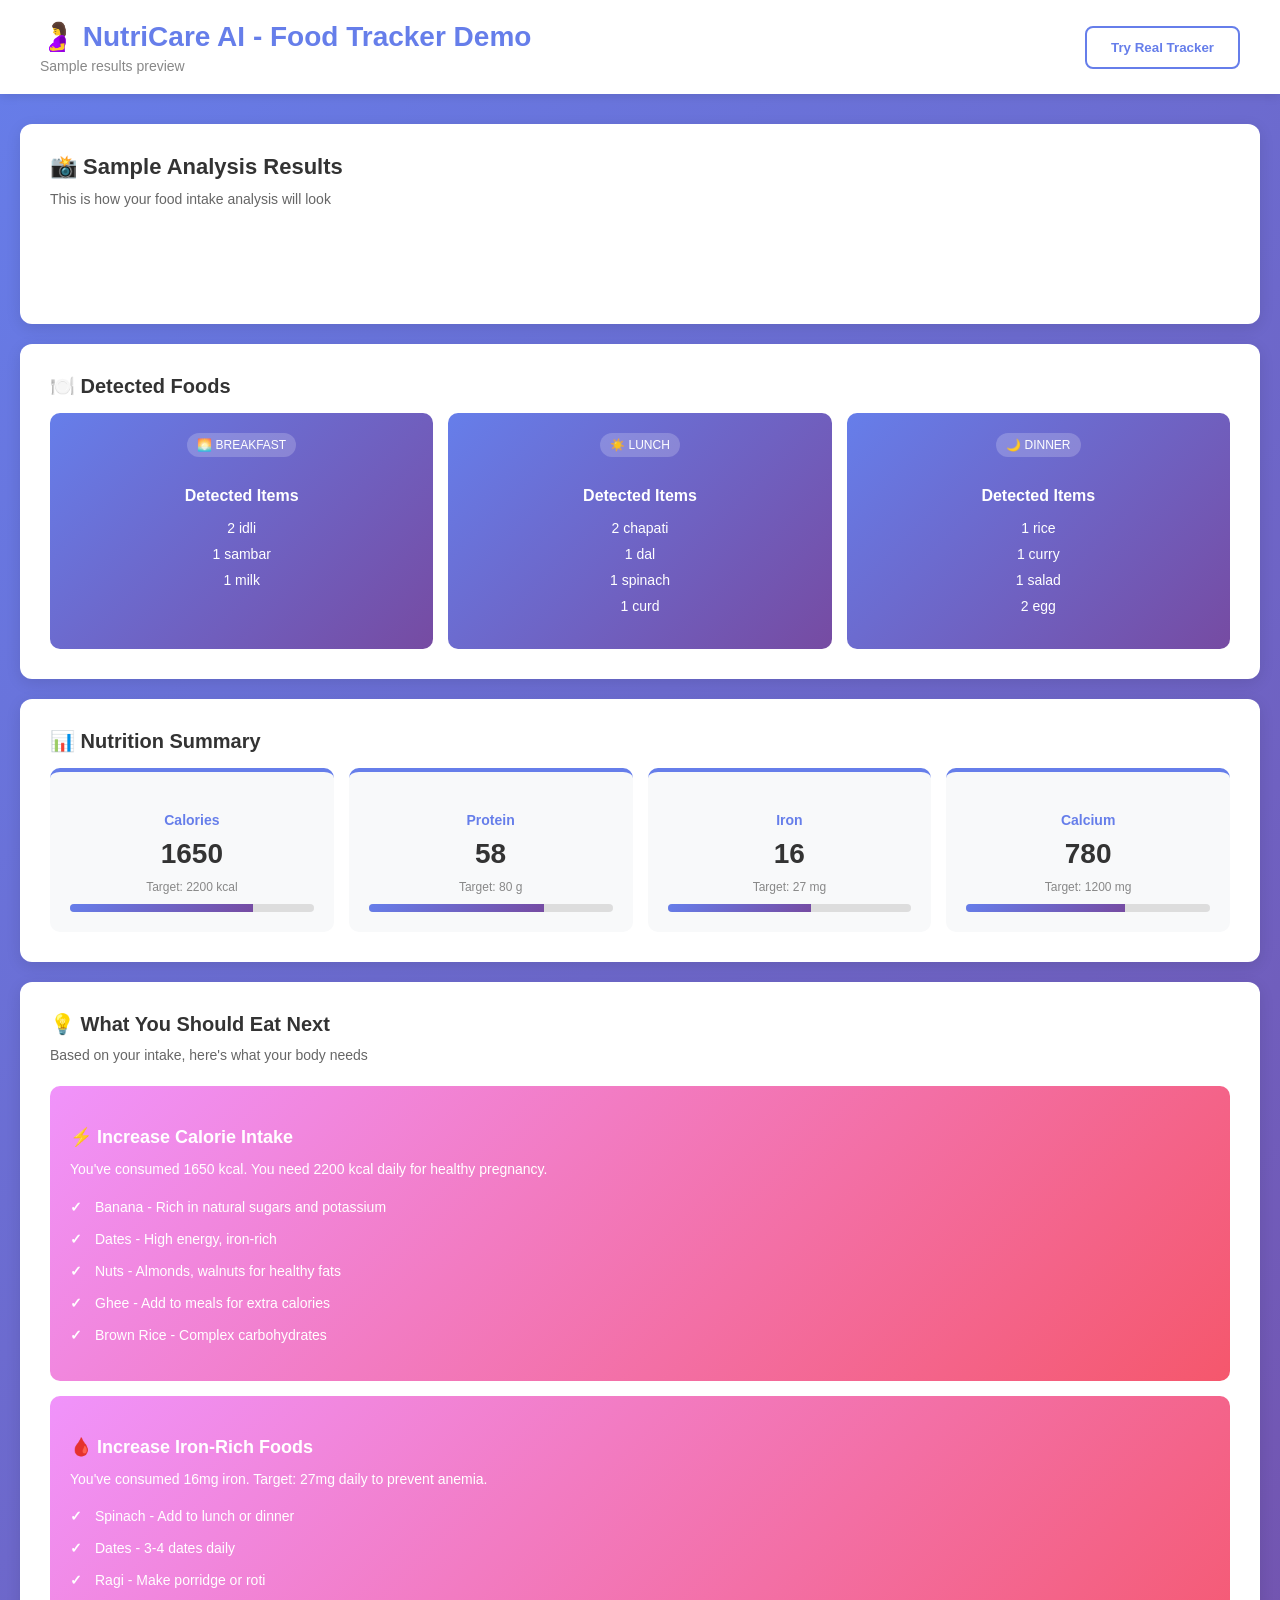
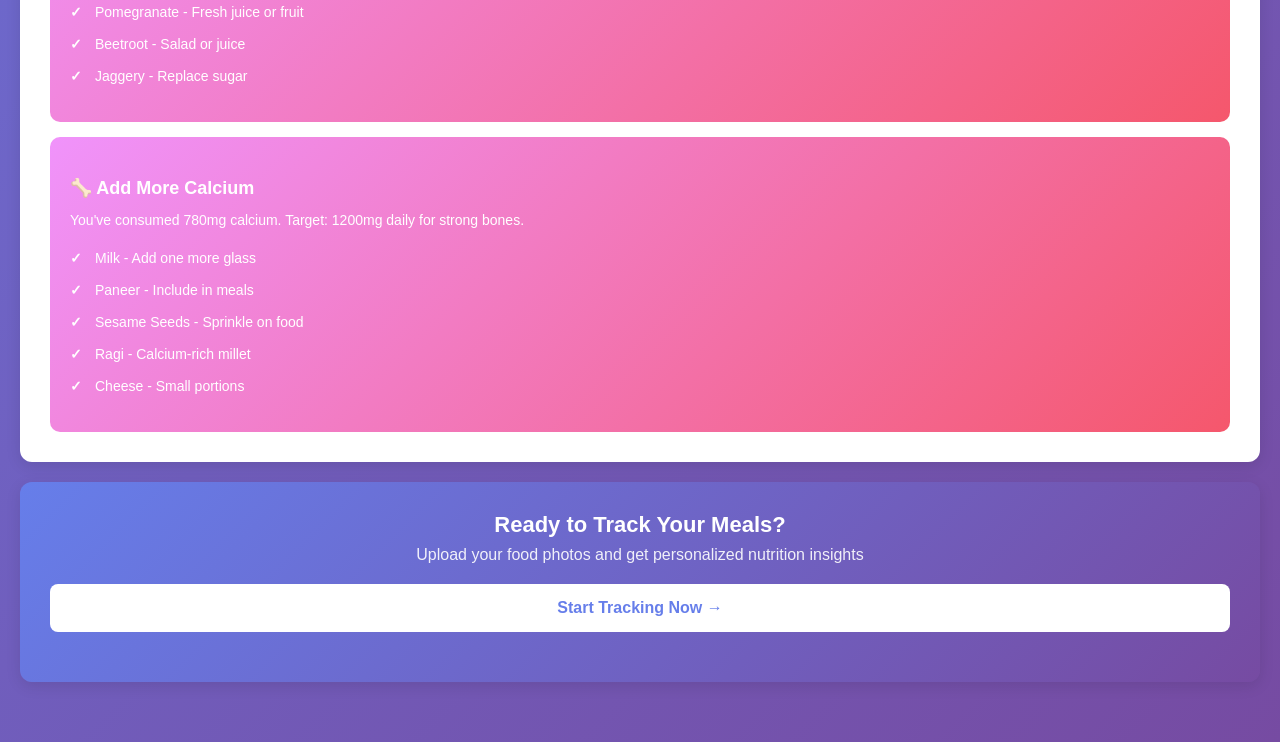
<file: frontend/food-tracker-demo.html>
<!DOCTYPE html>
<html lang="en">
<head>
    <meta charset="UTF-8">
    <meta name="viewport" content="width=device-width, initial-scale=1.0">
    <title>Food Tracker Demo - NutriCare AI</title>
    <link rel="stylesheet" href="dashboard.css">
    <link rel="stylesheet" href="food-tracker.css">
</head>
<body>
    <nav class="navbar">
        <div class="nav-brand">
            <h1>🤰 NutriCare AI - Food Tracker Demo</h1>
            <p class="tagline">Sample results preview</p>
        </div>
        <button onclick="window.location.href='food-tracker.html'" class="nav-btn">Try Real Tracker</button>
    </nav>

    <div class="dashboard-container">
        <div class="card">
            <h2>📸 Sample Analysis Results</h2>
            <p class="subtitle">This is how your food intake analysis will look</p>
        </div>

        <!-- Detected Foods -->
        <div class="card">
            <h3>🍽️ Detected Foods</h3>
            <div class="detected-foods">
                <div class="food-card">
                    <span class="meal-type">🌅 BREAKFAST</span>
                    <h4>Detected Items</h4>
                    <ul>
                        <li>2 idli</li>
                        <li>1 sambar</li>
                        <li>1 milk</li>
                    </ul>
                </div>
                <div class="food-card">
                    <span class="meal-type">☀️ LUNCH</span>
                    <h4>Detected Items</h4>
                    <ul>
                        <li>2 chapati</li>
                        <li>1 dal</li>
                        <li>1 spinach</li>
                        <li>1 curd</li>
                    </ul>
                </div>
                <div class="food-card">
                    <span class="meal-type">🌙 DINNER</span>
                    <h4>Detected Items</h4>
                    <ul>
                        <li>1 rice</li>
                        <li>1 curry</li>
                        <li>1 salad</li>
                        <li>2 egg</li>
                    </ul>
                </div>
            </div>
        </div>

        <!-- Nutrition Summary -->
        <div class="card">
            <h3>📊 Nutrition Summary</h3>
            <div class="nutrition-grid">
                <div class="nutrition-item">
                    <h4>Calories</h4>
                    <div class="nutrition-value">1650</div>
                    <div class="nutrition-target">Target: 2200 kcal</div>
                    <div class="progress-bar">
                        <div class="progress-fill" style="width: 75%"></div>
                    </div>
                </div>
                <div class="nutrition-item">
                    <h4>Protein</h4>
                    <div class="nutrition-value">58</div>
                    <div class="nutrition-target">Target: 80 g</div>
                    <div class="progress-bar">
                        <div class="progress-fill" style="width: 72%"></div>
                    </div>
                </div>
                <div class="nutrition-item">
                    <h4>Iron</h4>
                    <div class="nutrition-value">16</div>
                    <div class="nutrition-target">Target: 27 mg</div>
                    <div class="progress-bar">
                        <div class="progress-fill" style="width: 59%"></div>
                    </div>
                </div>
                <div class="nutrition-item">
                    <h4>Calcium</h4>
                    <div class="nutrition-value">780</div>
                    <div class="nutrition-target">Target: 1200 mg</div>
                    <div class="progress-bar">
                        <div class="progress-fill" style="width: 65%"></div>
                    </div>
                </div>
            </div>
        </div>

        <!-- AI Recommendations -->
        <div class="card">
            <h3>💡 What You Should Eat Next</h3>
            <p class="subtitle">Based on your intake, here's what your body needs</p>
            <div class="recommendations-list">
                <div class="recommendation-item">
                    <h4>⚡ Increase Calorie Intake</h4>
                    <p>You've consumed 1650 kcal. You need 2200 kcal daily for healthy pregnancy.</p>
                    <ul>
                        <li>Banana - Rich in natural sugars and potassium</li>
                        <li>Dates - High energy, iron-rich</li>
                        <li>Nuts - Almonds, walnuts for healthy fats</li>
                        <li>Ghee - Add to meals for extra calories</li>
                        <li>Brown Rice - Complex carbohydrates</li>
                    </ul>
                </div>
                <div class="recommendation-item">
                    <h4>🩸 Increase Iron-Rich Foods</h4>
                    <p>You've consumed 16mg iron. Target: 27mg daily to prevent anemia.</p>
                    <ul>
                        <li>Spinach - Add to lunch or dinner</li>
                        <li>Dates - 3-4 dates daily</li>
                        <li>Ragi - Make porridge or roti</li>
                        <li>Pomegranate - Fresh juice or fruit</li>
                        <li>Beetroot - Salad or juice</li>
                        <li>Jaggery - Replace sugar</li>
                    </ul>
                </div>
                <div class="recommendation-item">
                    <h4>🦴 Add More Calcium</h4>
                    <p>You've consumed 780mg calcium. Target: 1200mg daily for strong bones.</p>
                    <ul>
                        <li>Milk - Add one more glass</li>
                        <li>Paneer - Include in meals</li>
                        <li>Sesame Seeds - Sprinkle on food</li>
                        <li>Ragi - Calcium-rich millet</li>
                        <li>Cheese - Small portions</li>
                    </ul>
                </div>
            </div>
        </div>

        <div class="card" style="text-align: center; background: linear-gradient(135deg, #667eea 0%, #764ba2 100%); color: white;">
            <h2 style="color: white;">Ready to Track Your Meals?</h2>
            <p style="color: white; opacity: 0.9;">Upload your food photos and get personalized nutrition insights</p>
            <button onclick="window.location.href='food-tracker.html'" class="btn-primary" style="background: white; color: #667eea; margin-top: 20px;">
                Start Tracking Now →
            </button>
        </div>
    </div>
</body>
</html>
</file>
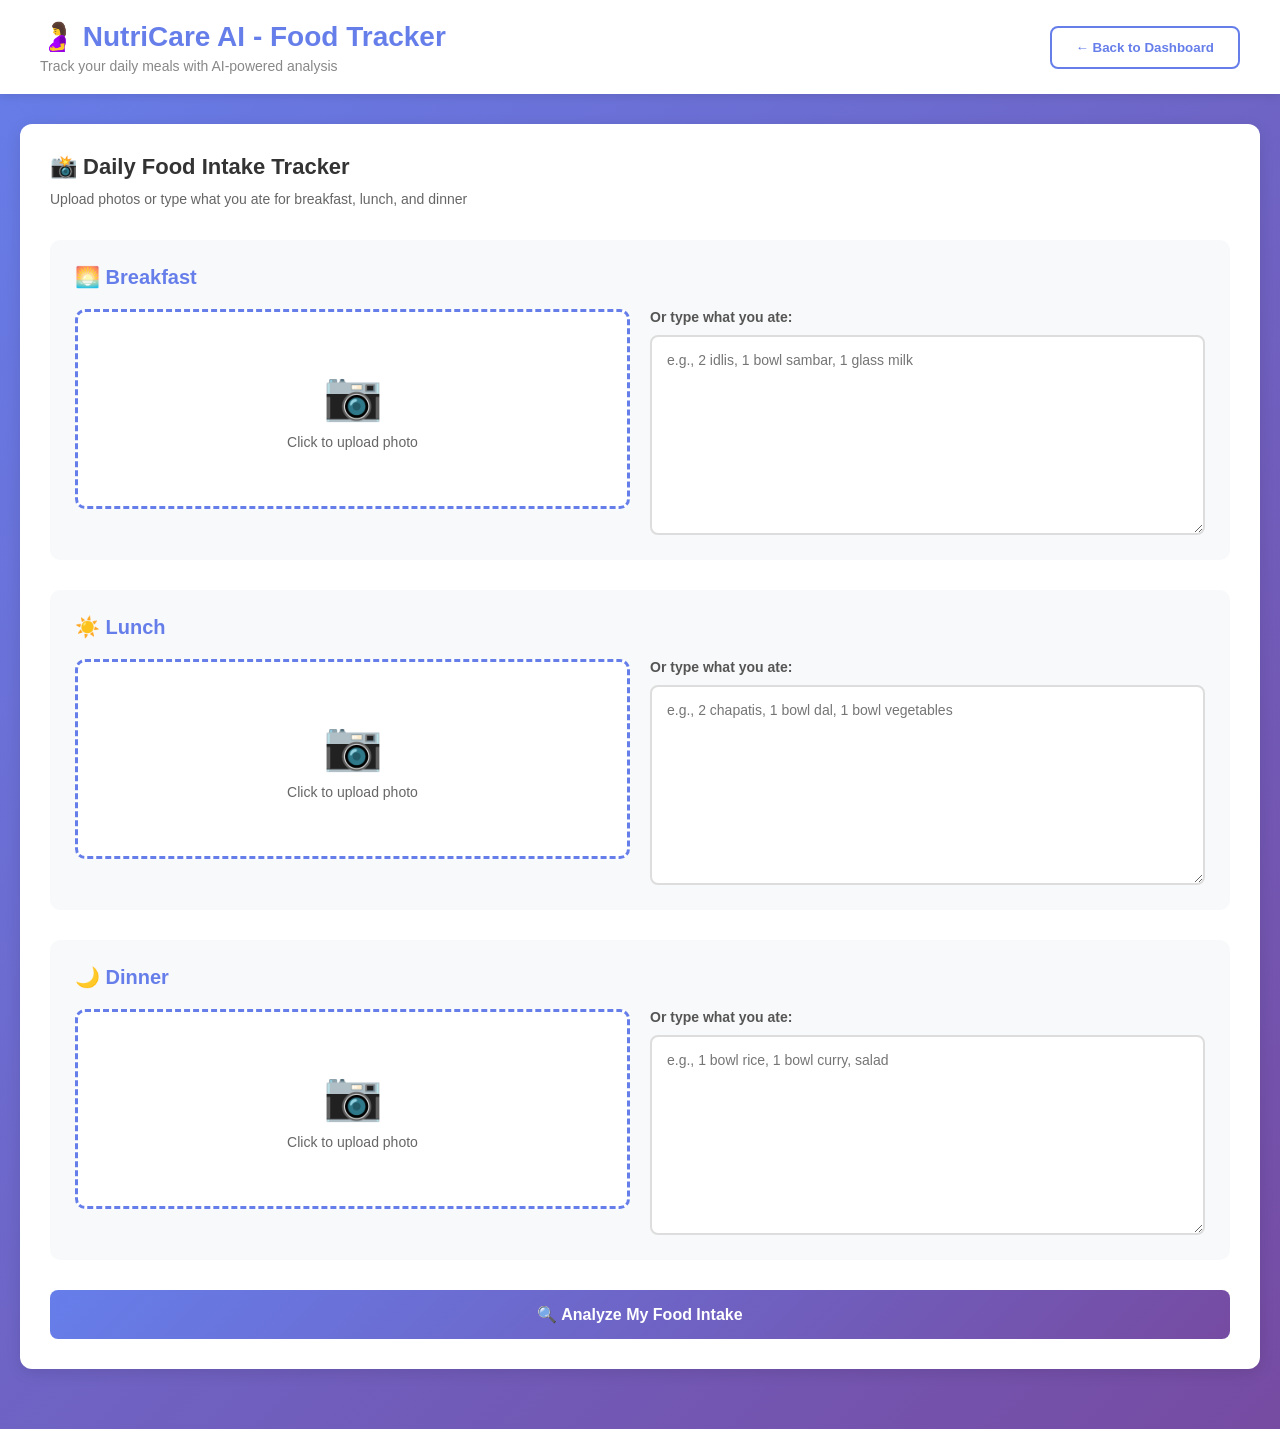
<file: frontend/food-tracker.html>
<!DOCTYPE html>
<html lang="en">
<head>
    <meta charset="UTF-8">
    <meta name="viewport" content="width=device-width, initial-scale=1.0">
    <title>Food Intake Tracker - NutriCare AI</title>
    <link rel="stylesheet" href="dashboard.css">
    <link rel="stylesheet" href="food-tracker.css">
</head>
<body>
    <nav class="navbar">
        <div class="nav-brand">
            <h1>🤰 NutriCare AI - Food Tracker</h1>
            <p class="tagline">Track your daily meals with AI-powered analysis</p>
        </div>
        <button onclick="window.location.href='dashboard.html'" class="nav-btn">← Back to Dashboard</button>
    </nav>

    <div class="dashboard-container">
        <div class="card">
            <h2>📸 Daily Food Intake Tracker</h2>
            <p class="subtitle">Upload photos or type what you ate for breakfast, lunch, and dinner</p>

            <!-- Breakfast -->
            <div class="meal-section">
                <h3>🌅 Breakfast</h3>
                <div class="meal-input">
                    <div class="image-upload">
                        <input type="file" id="breakfast-image" accept="image/*" onchange="previewImage('breakfast')">
                        <label for="breakfast-image" class="upload-label">
                            <div id="breakfast-preview" class="preview-box">
                                <span class="upload-icon">📷</span>
                                <p>Click to upload photo</p>
                            </div>
                        </label>
                    </div>
                    <div class="text-input">
                        <label>Or type what you ate:</label>
                        <textarea id="breakfast-text" placeholder="e.g., 2 idlis, 1 bowl sambar, 1 glass milk"></textarea>
                    </div>
                </div>
            </div>

            <!-- Lunch -->
            <div class="meal-section">
                <h3>☀️ Lunch</h3>
                <div class="meal-input">
                    <div class="image-upload">
                        <input type="file" id="lunch-image" accept="image/*" onchange="previewImage('lunch')">
                        <label for="lunch-image" class="upload-label">
                            <div id="lunch-preview" class="preview-box">
                                <span class="upload-icon">📷</span>
                                <p>Click to upload photo</p>
                            </div>
                        </label>
                    </div>
                    <div class="text-input">
                        <label>Or type what you ate:</label>
                        <textarea id="lunch-text" placeholder="e.g., 2 chapatis, 1 bowl dal, 1 bowl vegetables"></textarea>
                    </div>
                </div>
            </div>

            <!-- Dinner -->
            <div class="meal-section">
                <h3>🌙 Dinner</h3>
                <div class="meal-input">
                    <div class="image-upload">
                        <input type="file" id="dinner-image" accept="image/*" onchange="previewImage('dinner')">
                        <label for="dinner-image" class="upload-label">
                            <div id="dinner-preview" class="preview-box">
                                <span class="upload-icon">📷</span>
                                <p>Click to upload photo</p>
                            </div>
                        </label>
                    </div>
                    <div class="text-input">
                        <label>Or type what you ate:</label>
                        <textarea id="dinner-text" placeholder="e.g., 1 bowl rice, 1 bowl curry, salad"></textarea>
                    </div>
                </div>
            </div>

            <button id="analyzeBtn" class="btn-primary" onclick="analyzeFoodIntake()">🔍 Analyze My Food Intake</button>
        </div>

        <!-- Results Section -->
        <div id="resultsSection" style="display: none;">
            <!-- Detected Foods -->
            <div class="card">
                <h3>🍽️ Detected Foods</h3>
                <div id="detectedFoods" class="detected-foods"></div>
            </div>

            <!-- Nutrition Summary -->
            <div class="card">
                <h3>📊 Nutrition Summary</h3>
                <div id="nutritionSummary" class="nutrition-grid"></div>
            </div>

            <!-- AI Recommendations -->
            <div class="card">
                <h3>💡 What You Should Eat Next</h3>
                <p class="subtitle">Based on your intake, here's what your body needs</p>
                <div id="recommendations" class="recommendations-list"></div>
            </div>
        </div>
    </div>

    <script src="food-tracker.js"></script>
</body>
</html>
</file>
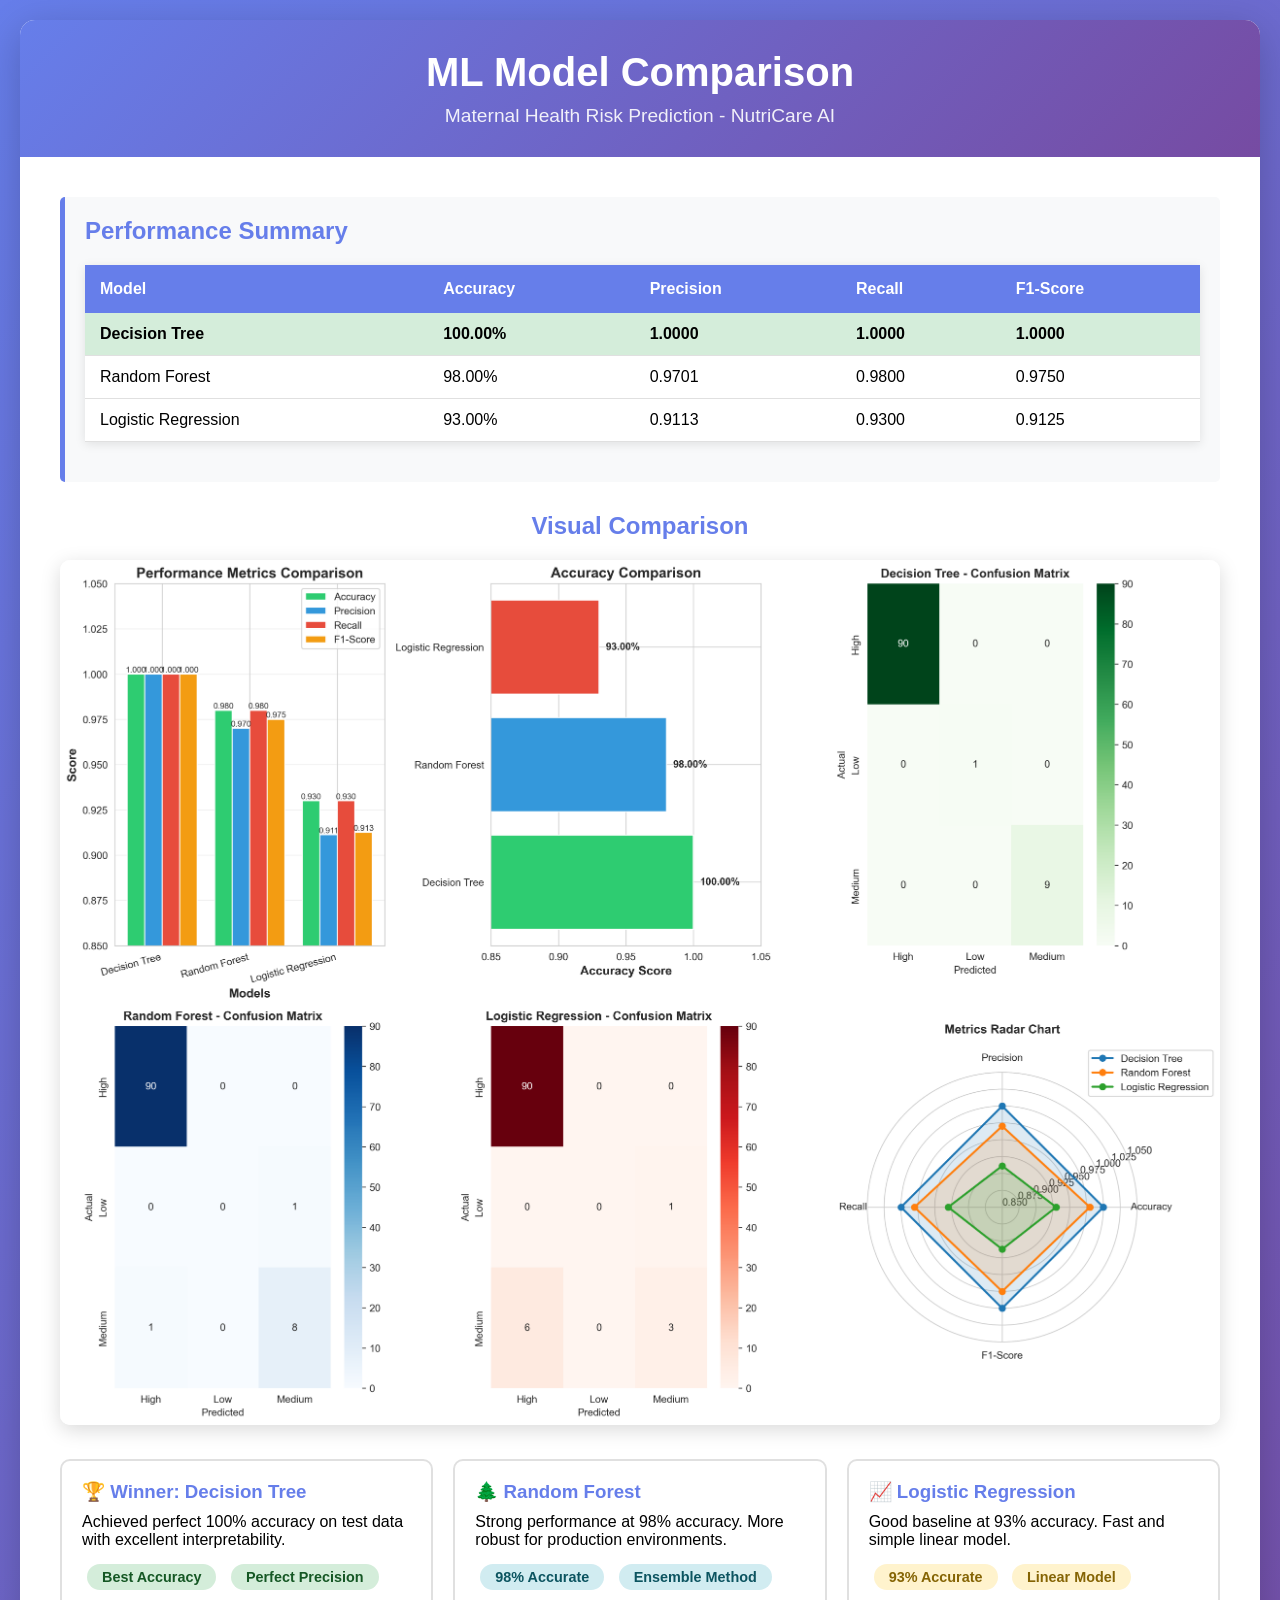
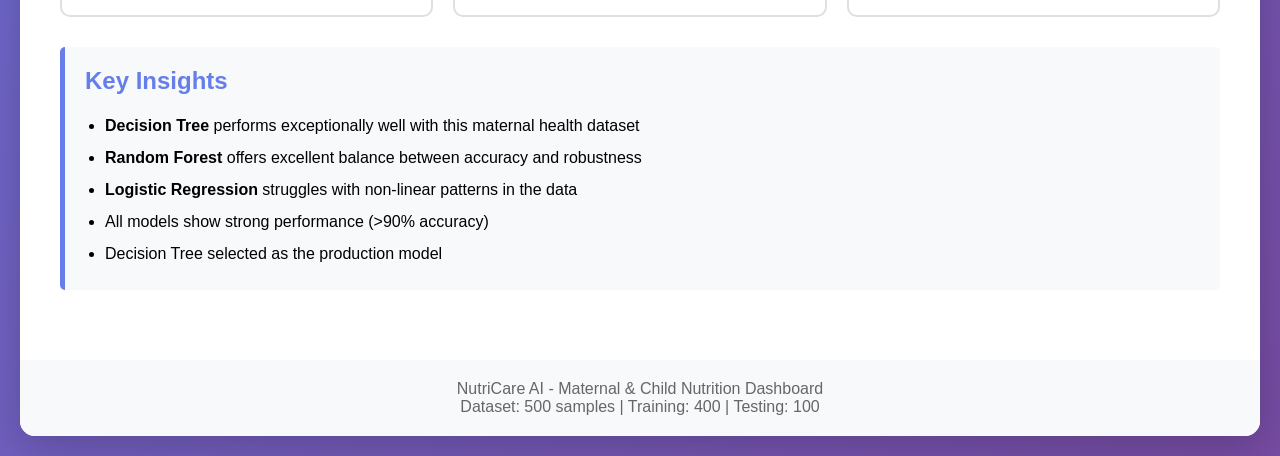
<file: backend/ml/model_comparison.html>
<!DOCTYPE html>
<html lang="en">
<head>
    <meta charset="UTF-8">
    <meta name="viewport" content="width=device-width, initial-scale=1.0">
    <title>ML Model Comparison - NutriCare AI</title>
    <style>
        * {
            margin: 0;
            padding: 0;
            box-sizing: border-box;
        }

        body {
            font-family: 'Segoe UI', Tahoma, Geneva, Verdana, sans-serif;
            background: linear-gradient(135deg, #667eea 0%, #764ba2 100%);
            padding: 20px;
            min-height: 100vh;
        }

        .container {
            max-width: 1400px;
            margin: 0 auto;
            background: white;
            border-radius: 15px;
            box-shadow: 0 10px 40px rgba(0,0,0,0.2);
            overflow: hidden;
        }

        .header {
            background: linear-gradient(135deg, #667eea 0%, #764ba2 100%);
            color: white;
            padding: 30px;
            text-align: center;
        }

        .header h1 {
            font-size: 2.5em;
            margin-bottom: 10px;
        }

        .header p {
            font-size: 1.2em;
            opacity: 0.9;
        }

        .content {
            padding: 40px;
        }

        .summary {
            background: #f8f9fa;
            border-left: 5px solid #667eea;
            padding: 20px;
            margin-bottom: 30px;
            border-radius: 5px;
        }

        .summary h2 {
            color: #667eea;
            margin-bottom: 15px;
        }

        .metrics-table {
            width: 100%;
            border-collapse: collapse;
            margin: 20px 0;
            background: white;
            box-shadow: 0 2px 10px rgba(0,0,0,0.1);
        }

        .metrics-table th {
            background: #667eea;
            color: white;
            padding: 15px;
            text-align: left;
            font-weight: 600;
        }

        .metrics-table td {
            padding: 12px 15px;
            border-bottom: 1px solid #e0e0e0;
        }

        .metrics-table tr:hover {
            background: #f5f5f5;
        }

        .winner {
            background: #d4edda !important;
            font-weight: bold;
        }

        .visualization {
            text-align: center;
            margin: 30px 0;
        }

        .visualization img {
            max-width: 100%;
            height: auto;
            border-radius: 10px;
            box-shadow: 0 5px 20px rgba(0,0,0,0.15);
        }

        .insights {
            display: grid;
            grid-template-columns: repeat(auto-fit, minmax(300px, 1fr));
            gap: 20px;
            margin-top: 30px;
        }

        .insight-card {
            background: white;
            border: 2px solid #e0e0e0;
            border-radius: 10px;
            padding: 20px;
            transition: transform 0.3s;
        }

        .insight-card:hover {
            transform: translateY(-5px);
            box-shadow: 0 5px 20px rgba(0,0,0,0.1);
        }

        .insight-card h3 {
            color: #667eea;
            margin-bottom: 10px;
        }

        .badge {
            display: inline-block;
            padding: 5px 15px;
            border-radius: 20px;
            font-size: 0.9em;
            font-weight: bold;
            margin: 5px;
        }

        .badge-success {
            background: #d4edda;
            color: #155724;
        }

        .badge-info {
            background: #d1ecf1;
            color: #0c5460;
        }

        .badge-warning {
            background: #fff3cd;
            color: #856404;
        }

        .footer {
            text-align: center;
            padding: 20px;
            background: #f8f9fa;
            color: #666;
        }
    </style>
</head>
<body>
    <div class="container">
        <div class="header">
            <h1>ML Model Comparison</h1>
            <p>Maternal Health Risk Prediction - NutriCare AI</p>
        </div>

        <div class="content">
            <div class="summary">
                <h2>Performance Summary</h2>
                <table class="metrics-table">
                    <thead>
                        <tr>
                            <th>Model</th>
                            <th>Accuracy</th>
                            <th>Precision</th>
                            <th>Recall</th>
                            <th>F1-Score</th>
                        </tr>
                    </thead>
                    <tbody>
                        <tr class="winner">
                            <td>Decision Tree</td>
                            <td>100.00%</td>
                            <td>1.0000</td>
                            <td>1.0000</td>
                            <td>1.0000</td>
                        </tr>
                        <tr>
                            <td>Random Forest</td>
                            <td>98.00%</td>
                            <td>0.9701</td>
                            <td>0.9800</td>
                            <td>0.9750</td>
                        </tr>
                        <tr>
                            <td>Logistic Regression</td>
                            <td>93.00%</td>
                            <td>0.9113</td>
                            <td>0.9300</td>
                            <td>0.9125</td>
                        </tr>
                    </tbody>
                </table>
            </div>

            <div class="visualization">
                <h2 style="margin-bottom: 20px; color: #667eea;">Visual Comparison</h2>
                <img src="model_comparison.png" alt="Model Comparison Visualization">
            </div>

            <div class="insights">
                <div class="insight-card">
                    <h3>🏆 Winner: Decision Tree</h3>
                    <p>Achieved perfect 100% accuracy on test data with excellent interpretability.</p>
                    <div style="margin-top: 10px;">
                        <span class="badge badge-success">Best Accuracy</span>
                        <span class="badge badge-success">Perfect Precision</span>
                    </div>
                </div>

                <div class="insight-card">
                    <h3>🌲 Random Forest</h3>
                    <p>Strong performance at 98% accuracy. More robust for production environments.</p>
                    <div style="margin-top: 10px;">
                        <span class="badge badge-info">98% Accurate</span>
                        <span class="badge badge-info">Ensemble Method</span>
                    </div>
                </div>

                <div class="insight-card">
                    <h3>📈 Logistic Regression</h3>
                    <p>Good baseline at 93% accuracy. Fast and simple linear model.</p>
                    <div style="margin-top: 10px;">
                        <span class="badge badge-warning">93% Accurate</span>
                        <span class="badge badge-warning">Linear Model</span>
                    </div>
                </div>
            </div>

            <div class="summary" style="margin-top: 30px;">
                <h2>Key Insights</h2>
                <ul style="line-height: 2; margin-left: 20px;">
                    <li><strong>Decision Tree</strong> performs exceptionally well with this maternal health dataset</li>
                    <li><strong>Random Forest</strong> offers excellent balance between accuracy and robustness</li>
                    <li><strong>Logistic Regression</strong> struggles with non-linear patterns in the data</li>
                    <li>All models show strong performance (>90% accuracy)</li>
                    <li>Decision Tree selected as the production model</li>
                </ul>
            </div>
        </div>

        <div class="footer">
            <p>NutriCare AI - Maternal & Child Nutrition Dashboard</p>
            <p>Dataset: 500 samples | Training: 400 | Testing: 100</p>
        </div>
    </div>
</body>
</html>
</file>
<file: frontend/dashboard.css>
* {
    margin: 0;
    padding: 0;
    box-sizing: border-box;
    font-family: 'Segoe UI', Tahoma, Geneva, Verdana, sans-serif;
}

body {
    background: linear-gradient(135deg, #667eea 0%, #764ba2 100%);
    min-height: 100vh;
    padding-bottom: 40px;
}

.navbar {
    background: white;
    padding: 20px 40px;
    box-shadow: 0 2px 10px rgba(0,0,0,0.1);
    display: flex;
    justify-content: space-between;
    align-items: center;
    margin-bottom: 30px;
}

.nav-brand h1 {
    color: #667eea;
    font-size: 28px;
    margin-bottom: 5px;
}

.tagline {
    color: #888;
    font-size: 14px;
    font-weight: 400;
}

.nav-buttons {
    display: flex;
    gap: 10px;
}

.nav-btn {
    padding: 12px 24px;
    border: 2px solid #667eea;
    background: white;
    color: #667eea;
    border-radius: 8px;
    cursor: pointer;
    font-weight: 600;
    transition: all 0.3s;
    display: flex;
    align-items: center;
    gap: 8px;
}

.nav-btn .icon {
    font-size: 20px;
}

.nav-btn.active {
    background: #667eea;
    color: white;
}

.nav-btn:hover {
    transform: translateY(-2px);
    box-shadow: 0 4px 12px rgba(102, 126, 234, 0.3);
}

.dashboard-view {
    display: none;
}

.dashboard-view.active {
    display: block;
}

.dashboard-container {
    max-width: 1400px;
    margin: 0 auto;
    padding: 0 20px;
}

.card {
    background: white;
    border-radius: 12px;
    padding: 30px;
    margin-bottom: 20px;
    box-shadow: 0 4px 15px rgba(0,0,0,0.1);
    min-height: 200px;
}

.card h2 {
    color: #333;
    margin-bottom: 8px;
    font-size: 22px;
}

.card h3 {
    color: #333;
    margin-bottom: 8px;
    font-size: 20px;
}

.card h4 {
    color: #555;
    margin-bottom: 12px;
    font-size: 16px;
    margin-top: 20px;
}

.subtitle {
    color: #666;
    font-size: 14px;
    margin-bottom: 20px;
    margin-top: 5px;
    line-height: 1.6;
}

.placeholder-text {
    color: #999;
    font-style: italic;
    text-align: center;
    padding: 40px 20px;
    font-size: 14px;
}

.card-header {
    display: flex;
    justify-content: space-between;
    align-items: flex-start;
    margin-bottom: 20px;
}

.card-header h2,
.card-header h3 {
    margin-bottom: 5px;
}

.card-header .subtitle {
    margin-bottom: 0;
}

.card-header select {
    padding: 8px 15px;
    border: 2px solid #667eea;
    border-radius: 6px;
    font-size: 14px;
    cursor: pointer;
    background: white;
    color: #333;
    font-weight: 600;
}

.row {
    display: grid;
    grid-template-columns: 1fr 1fr;
    gap: 20px;
    margin-bottom: 20px;
}

.row .card {
    min-height: 280px;
}

.input-grid {
    display: grid;
    grid-template-columns: repeat(3, 1fr);
    gap: 15px;
    margin-bottom: 20px;
}

.input-group label {
    display: block;
    margin-bottom: 5px;
    font-weight: 600;
    color: #555;
}

.input-group input {
    width: 100%;
    padding: 10px;
    border: 2px solid #ddd;
    border-radius: 6px;
    font-size: 14px;
    transition: border 0.3s;
}

.input-group input:focus {
    outline: none;
    border-color: #667eea;
}

.btn-primary {
    width: 100%;
    padding: 15px;
    background: linear-gradient(135deg, #667eea 0%, #764ba2 100%);
    color: white;
    border: none;
    border-radius: 8px;
    font-size: 16px;
    font-weight: 600;
    cursor: pointer;
    transition: transform 0.2s;
}

.btn-primary:hover {
    transform: translateY(-2px);
    box-shadow: 0 6px 20px rgba(102, 126, 234, 0.4);
}

.health-info {
    display: grid;
    grid-template-columns: repeat(2, 1fr);
    gap: 12px;
    margin-top: 15px;
}

.health-info p {
    background: #f8f9fa;
    padding: 12px 15px;
    border-radius: 8px;
    font-size: 14px;
    margin: 0;
}

.health-info strong {
    color: #667eea;
    font-size: 13px;
}

.risk-info {
    text-align: center;
    padding: 30px 20px;
}

.risk-badge {
    display: inline-block;
    padding: 12px 30px;
    border-radius: 50px;
    font-size: 18px;
    font-weight: bold;
    margin: 20px 0;
}

.risk-info p {
    font-size: 14px;
    line-height: 1.6;
    color: #666;
    margin-top: 15px;
}

.risk-low {
    background: #d4edda;
    color: #155724;
}

.risk-normal {
    background: #d4edda;
    color: #155724;
}

.risk-medium {
    background: #fff3cd;
    color: #856404;
}

.risk-high {
    background: #f8d7da;
    color: #721c24;
}

table {
    width: 100%;
    border-collapse: collapse;
    margin-top: 15px;
}

table th {
    background: #667eea;
    color: white;
    padding: 14px 12px;
    text-align: left;
    font-size: 14px;
    font-weight: 600;
}

table td {
    padding: 14px 12px;
    border-bottom: 1px solid #ddd;
    font-size: 14px;
    line-height: 1.5;
}

table tr:hover {
    background: #f8f9fa;
}

.status-low {
    color: #dc3545;
    font-weight: bold;
}

.status-medium {
    color: #ffc107;
    font-weight: bold;
}

.status-good {
    color: #28a745;
    font-weight: bold;
}

.alerts-section {
    display: grid;
    gap: 10px;
    margin-bottom: 20px;
}

.alert {
    padding: 16px 20px;
    border-radius: 8px;
    border-left: 4px solid;
    display: flex;
    align-items: center;
    gap: 12px;
    font-size: 14px;
    line-height: 1.6;
    margin-bottom: 12px;
}

.alert-warning {
    background: #fff3cd;
    border-color: #ffc107;
    color: #856404;
}

.alert-danger {
    background: #f8d7da;
    border-color: #dc3545;
    color: #721c24;
}

.diet-plan {
    display: grid;
    grid-template-columns: repeat(auto-fill, minmax(280px, 1fr));
    gap: 15px;
    margin-top: 15px;
}

.day-card {
    background: linear-gradient(135deg, #667eea 0%, #764ba2 100%);
    color: white;
    padding: 20px;
    border-radius: 10px;
    min-height: 200px;
}

.day-card h4 {
    margin-bottom: 15px;
    font-size: 18px;
    color: white;
}

.day-card p {
    margin: 10px 0;
    font-size: 14px;
    line-height: 1.5;
}

.day-card strong {
    display: block;
    margin-top: 15px;
    font-size: 13px;
    opacity: 0.9;
}

.day-card h4 {
    margin-bottom: 15px;
    font-size: 18px;
    color: white;
}

.day-card p {
    margin: 10px 0;
    font-size: 14px;
    line-height: 1.5;
}

.day-card strong {
    display: block;
    margin-top: 15px;
    font-size: 13px;
    opacity: 0.9;
}

.recommendations {
    display: grid;
    grid-template-columns: repeat(auto-fill, minmax(280px, 1fr));
    gap: 15px;
    margin-top: 15px;
}

.recommendation-card {
    background: linear-gradient(135deg, #f093fb 0%, #f5576c 100%);
    color: white;
    padding: 20px;
    border-radius: 10px;
    min-height: 200px;
}

.recommendation-card h4 {
    margin-bottom: 12px;
    font-size: 16px;
    color: white;
}

.recommendation-card ul {
    list-style: none;
    padding: 0;
    margin: 0;
}

.recommendation-card li {
    padding: 6px 0;
    font-size: 14px;
    line-height: 1.5;
}

.recommendation-card h4 {
    margin-bottom: 12px;
    font-size: 16px;
    color: white;
}

.recommendation-card ul {
    list-style: none;
    padding: 0;
    margin: 0;
}

.recommendation-card li {
    padding: 6px 0;
    font-size: 14px;
    line-height: 1.5;
}

.info-box {
    background: #e7f3ff;
    padding: 20px;
    border-radius: 8px;
    margin: 15px 0 20px 0;
}

.info-box p {
    margin: 8px 0;
    color: #004085;
    font-size: 14px;
    line-height: 1.6;
}

.food-grid {
    display: grid;
    grid-template-columns: repeat(3, 1fr);
    gap: 12px;
    margin-top: 15px;
}

.food-item {
    background: #f8f9fa;
    padding: 15px;
    border-radius: 8px;
    text-align: center;
    font-weight: 600;
    color: #667eea;
    font-size: 14px;
}

.feeding-stages {
    display: grid;
    grid-template-columns: repeat(3, 1fr);
    gap: 20px;
    margin-top: 15px;
}

.stage {
    background: #f8f9fa;
    padding: 25px;
    border-radius: 10px;
    border-top: 4px solid #667eea;
    position: relative;
    min-height: 320px;
}

.stage-header {
    background: #667eea;
    color: white;
    padding: 8px 16px;
    border-radius: 20px;
    font-size: 13px;
    font-weight: 600;
    display: inline-block;
    margin-bottom: 10px;
}

.stage-icon {
    font-size: 40px;
    text-align: center;
    margin: 15px 0;
}

.stage h4 {
    color: #667eea;
    margin-bottom: 15px;
    font-size: 18px;
}

.stage ul {
    list-style: none;
    padding: 0;
    margin: 0;
}

.stage li {
    padding: 8px 0;
    padding-left: 25px;
    position: relative;
    font-size: 14px;
    line-height: 1.5;
}

.stage li:before {
    content: "✓";
    position: absolute;
    left: 0;
    color: #28a745;
    font-weight: bold;
    font-size: 16px;
}

.baby-meal-plan {
    display: grid;
    grid-template-columns: repeat(5, 1fr);
    gap: 15px;
    margin-top: 15px;
}

.meal-card {
    background: linear-gradient(135deg, #ffecd2 0%, #fcb69f 100%);
    padding: 20px;
    border-radius: 10px;
    text-align: center;
    min-height: 200px;
    display: flex;
    flex-direction: column;
    justify-content: space-between;
    box-shadow: 0 4px 12px rgba(252, 182, 159, 0.3);
}

.meal-time {
    background: rgba(255,255,255,0.9);
    padding: 6px 12px;
    border-radius: 15px;
    font-size: 12px;
    font-weight: 600;
    color: #d63031;
    display: inline-block;
    margin-bottom: 10px;
}

.meal-card h4 {
    color: #d63031;
    margin: 10px 0;
    font-size: 16px;
}

.meal-card p {
    font-size: 14px;
    color: #2d3436;
    margin: 10px 0;
    line-height: 1.5;
}

.meal-note {
    font-size: 11px;
    color: #636e72;
    font-style: italic;
    display: block;
    margin-top: 10px;
    line-height: 1.4;
}

@media (max-width: 1200px) {
    .input-grid {
        grid-template-columns: repeat(2, 1fr);
    }
    
    .feeding-stages {
        grid-template-columns: 1fr;
    }
    
    .baby-meal-plan {
        grid-template-columns: repeat(2, 1fr);
    }
}

@media (max-width: 768px) {
    .row {
        grid-template-columns: 1fr;
    }
    
    .input-grid {
        grid-template-columns: 1fr;
    }
    
    .food-grid {
        grid-template-columns: repeat(2, 1fr);
    }
    
    .baby-meal-plan {
        grid-template-columns: 1fr;
    }
}


.welcome-banner {
    background: linear-gradient(135deg, #667eea 0%, #764ba2 100%);
    color: white;
    padding: 30px;
    border-radius: 12px;
    text-align: center;
    margin-bottom: 30px;
    box-shadow: 0 4px 15px rgba(102, 126, 234, 0.3);
}

.welcome-banner h2 {
    color: white;
    margin-bottom: 10px;
    font-size: 28px;
}

.welcome-banner p {
    font-size: 16px;
    opacity: 0.95;
}


.breastfeeding-card {
    max-width: 900px;
    margin-left: auto;
    margin-right: auto;
}


.food-intake-grid {
    display: grid;
    grid-template-columns: repeat(3, 1fr);
    gap: 20px;
    margin: 20px 0;
}

.food-intake-grid .input-group small {
    display: block;
    color: #888;
    font-size: 12px;
    margin-top: 5px;
    font-style: italic;
}

.btn-secondary {
    width: 100%;
    padding: 12px;
    background: #2ecc71;
    color: white;
    border: none;
    border-radius: 8px;
    font-size: 16px;
    font-weight: 600;
    cursor: pointer;
    transition: transform 0.2s;
}

.btn-secondary:hover {
    transform: translateY(-2px);
    box-shadow: 0 6px 20px rgba(46, 204, 113, 0.4);
}

.chart-btn, .week-btn {
    padding: 8px 16px;
    background: #667eea;
    color: white;
    border: none;
    border-radius: 6px;
    font-size: 14px;
    font-weight: 600;
    cursor: pointer;
    margin-right: 10px;
    transition: all 0.3s;
}

.chart-btn:hover, .week-btn:hover {
    background: #764ba2;
    transform: translateY(-2px);
}

.week-btn.active {
    background: #2ecc71;
}

#chartControls, #weekSelector {
    display: flex;
    gap: 10px;
    flex-wrap: wrap;
}

/* Food Tracker Styles */
.meal-section {
    margin: 30px 0;
    padding: 25px;
    background: #f8f9fa;
    border-radius: 10px;
}

.meal-section h4 {
    margin-bottom: 20px;
    color: #667eea;
    font-size: 18px;
}

.meal-input {
    display: grid;
    grid-template-columns: 1fr 1fr;
    gap: 20px;
}

.image-upload input[type="file"] {
    display: none;
}

.upload-label {
    cursor: pointer;
}

.preview-box {
    border: 3px dashed #667eea;
    border-radius: 10px;
    padding: 40px;
    text-align: center;
    background: white;
    transition: all 0.3s;
    min-height: 200px;
    display: flex;
    flex-direction: column;
    justify-content: center;
    align-items: center;
}

.preview-box:hover {
    border-color: #764ba2;
    background: #f8f9fa;
}

.preview-box img {
    max-width: 100%;
    max-height: 200px;
    border-radius: 8px;
}

.upload-icon {
    font-size: 48px;
    display: block;
    margin-bottom: 10px;
}

.preview-box p {
    color: #666;
    font-size: 14px;
    margin: 0;
}

.text-input {
    display: flex;
    flex-direction: column;
}

.text-input label {
    font-weight: 600;
    color: #555;
    margin-bottom: 10px;
    font-size: 14px;
}

.text-input textarea {
    width: 100%;
    min-height: 200px;
    padding: 15px;
    border: 2px solid #ddd;
    border-radius: 8px;
    font-size: 14px;
    font-family: inherit;
    resize: vertical;
}

.text-input textarea:focus {
    outline: none;
    border-color: #667eea;
}

.detected-foods {
    display: grid;
    grid-template-columns: repeat(3, 1fr);
    gap: 15px;
    margin-top: 15px;
}

.food-card {
    background: linear-gradient(135deg, #667eea 0%, #764ba2 100%);
    color: white;
    padding: 20px;
    border-radius: 10px;
    text-align: center;
}

.food-card h4 {
    color: white;
    margin-bottom: 10px;
    font-size: 16px;
}

.food-card .meal-type {
    background: rgba(255,255,255,0.2);
    padding: 5px 10px;
    border-radius: 15px;
    font-size: 12px;
    display: inline-block;
    margin-bottom: 10px;
}

.food-card ul {
    list-style: none;
    padding: 0;
    margin: 10px 0;
}

.food-card li {
    padding: 5px 0;
    font-size: 14px;
}

.nutrition-grid {
    display: grid;
    grid-template-columns: repeat(4, 1fr);
    gap: 15px;
    margin-top: 15px;
}

.nutrition-item {
    background: #f8f9fa;
    padding: 20px;
    border-radius: 10px;
    text-align: center;
    border-top: 4px solid #667eea;
}

.nutrition-item h4 {
    color: #667eea;
    margin-bottom: 10px;
    font-size: 14px;
}

.nutrition-value {
    font-size: 28px;
    font-weight: bold;
    color: #333;
    margin: 10px 0;
}

.nutrition-target {
    font-size: 12px;
    color: #888;
}

.progress-bar {
    width: 100%;
    height: 8px;
    background: #ddd;
    border-radius: 4px;
    margin-top: 10px;
    overflow: hidden;
}

.progress-fill {
    height: 100%;
    background: linear-gradient(135deg, #667eea 0%, #764ba2 100%);
    transition: width 0.5s;
}

.recommendations-list {
    display: grid;
    gap: 15px;
    margin-top: 15px;
}

.recommendation-item {
    background: linear-gradient(135deg, #f093fb 0%, #f5576c 100%);
    color: white;
    padding: 20px;
    border-radius: 10px;
}

.recommendation-item h4 {
    color: white;
    margin-bottom: 10px;
    font-size: 18px;
}

.recommendation-item p {
    font-size: 14px;
    line-height: 1.6;
    margin: 10px 0;
}

.recommendation-item ul {
    list-style: none;
    padding: 0;
    margin: 10px 0;
}

.recommendation-item li {
    padding: 8px 0;
    padding-left: 25px;
    position: relative;
    font-size: 14px;
}

.recommendation-item li:before {
    content: "✓";
    position: absolute;
    left: 0;
    font-weight: bold;
}

@media (max-width: 768px) {
    .meal-input {
        grid-template-columns: 1fr;
    }
    
    .detected-foods {
        grid-template-columns: 1fr;
    }
    
    .nutrition-grid {
        grid-template-columns: repeat(2, 1fr);
    }
}
</file>
<file: frontend/food-tracker.css>
.meal-section {
    margin: 30px 0;
    padding: 25px;
    background: #f8f9fa;
    border-radius: 10px;
}

.meal-section h3 {
    margin-bottom: 20px;
    color: #667eea;
}

.meal-input {
    display: grid;
    grid-template-columns: 1fr 1fr;
    gap: 20px;
}

.image-upload input[type="file"] {
    display: none;
}

.upload-label {
    cursor: pointer;
}

.preview-box {
    border: 3px dashed #667eea;
    border-radius: 10px;
    padding: 40px;
    text-align: center;
    background: white;
    transition: all 0.3s;
    min-height: 200px;
    display: flex;
    flex-direction: column;
    justify-content: center;
    align-items: center;
}

.preview-box:hover {
    border-color: #764ba2;
    background: #f8f9fa;
}

.preview-box img {
    max-width: 100%;
    max-height: 200px;
    border-radius: 8px;
}

.upload-icon {
    font-size: 48px;
    display: block;
    margin-bottom: 10px;
}

.preview-box p {
    color: #666;
    font-size: 14px;
    margin: 0;
}

.text-input {
    display: flex;
    flex-direction: column;
}

.text-input label {
    font-weight: 600;
    color: #555;
    margin-bottom: 10px;
}

.text-input textarea {
    width: 100%;
    min-height: 200px;
    padding: 15px;
    border: 2px solid #ddd;
    border-radius: 8px;
    font-size: 14px;
    font-family: inherit;
    resize: vertical;
}

.text-input textarea:focus {
    outline: none;
    border-color: #667eea;
}

.detected-foods {
    display: grid;
    grid-template-columns: repeat(3, 1fr);
    gap: 15px;
    margin-top: 15px;
}

.food-card {
    background: linear-gradient(135deg, #667eea 0%, #764ba2 100%);
    color: white;
    padding: 20px;
    border-radius: 10px;
    text-align: center;
}

.food-card h4 {
    color: white;
    margin-bottom: 10px;
    font-size: 16px;
}

.food-card .meal-type {
    background: rgba(255,255,255,0.2);
    padding: 5px 10px;
    border-radius: 15px;
    font-size: 12px;
    display: inline-block;
    margin-bottom: 10px;
}

.food-card ul {
    list-style: none;
    padding: 0;
    margin: 10px 0;
}

.food-card li {
    padding: 5px 0;
    font-size: 14px;
}

.nutrition-grid {
    display: grid;
    grid-template-columns: repeat(4, 1fr);
    gap: 15px;
    margin-top: 15px;
}

.nutrition-item {
    background: #f8f9fa;
    padding: 20px;
    border-radius: 10px;
    text-align: center;
    border-top: 4px solid #667eea;
}

.nutrition-item h4 {
    color: #667eea;
    margin-bottom: 10px;
    font-size: 14px;
}

.nutrition-value {
    font-size: 28px;
    font-weight: bold;
    color: #333;
    margin: 10px 0;
}

.nutrition-target {
    font-size: 12px;
    color: #888;
}

.progress-bar {
    width: 100%;
    height: 8px;
    background: #ddd;
    border-radius: 4px;
    margin-top: 10px;
    overflow: hidden;
}

.progress-fill {
    height: 100%;
    background: linear-gradient(135deg, #667eea 0%, #764ba2 100%);
    transition: width 0.5s;
}

.recommendations-list {
    display: grid;
    gap: 15px;
    margin-top: 15px;
}

.recommendation-item {
    background: linear-gradient(135deg, #f093fb 0%, #f5576c 100%);
    color: white;
    padding: 20px;
    border-radius: 10px;
}

.recommendation-item h4 {
    color: white;
    margin-bottom: 10px;
    font-size: 18px;
}

.recommendation-item p {
    font-size: 14px;
    line-height: 1.6;
    margin: 10px 0;
}

.recommendation-item ul {
    list-style: none;
    padding: 0;
    margin: 10px 0;
}

.recommendation-item li {
    padding: 8px 0;
    padding-left: 25px;
    position: relative;
    font-size: 14px;
}

.recommendation-item li:before {
    content: "✓";
    position: absolute;
    left: 0;
    font-weight: bold;
}

@media (max-width: 768px) {
    .meal-input {
        grid-template-columns: 1fr;
    }
    
    .detected-foods {
        grid-template-columns: 1fr;
    }
    
    .nutrition-grid {
        grid-template-columns: repeat(2, 1fr);
    }
}
</file>
